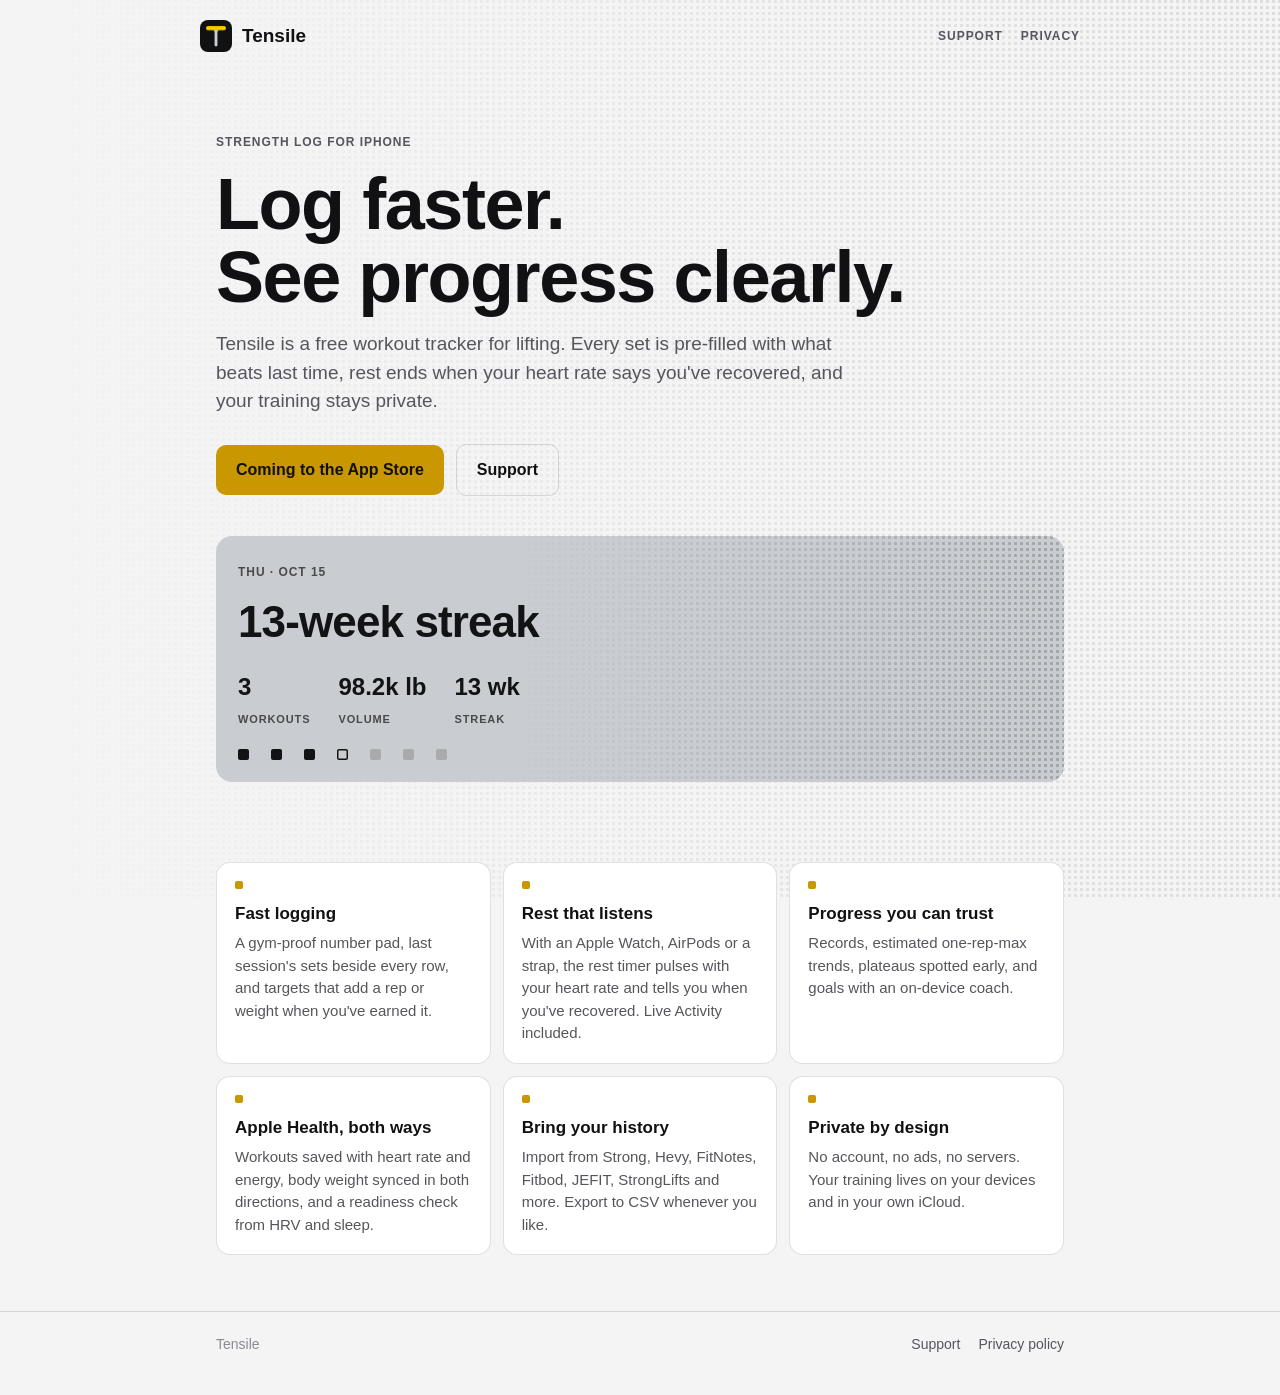
<file: index.html>
<!doctype html>
<html lang="en">
<head>
<meta charset="utf-8">
<meta name="viewport" content="width=device-width, initial-scale=1">
<title>Tensile — a free strength log for iPhone</title>
<meta name="description" content="Tensile is a free strength-training log for iPhone: fast set logging, a heart-rate-aware rest timer, honest progress, Apple Health, and no account.">
<link rel="icon" href="/favicon.png">
<link rel="apple-touch-icon" href="/apple-touch-icon.png">
<link rel="stylesheet" href="/style.css">
</head>
<body>
<header class="wrap top">
  <a class="brand" href="/"><img src="/icon.png" alt="">Tensile</a>
  <nav class="nav"><a href="/support/">Support</a><a href="/privacy/">Privacy</a></nav>
</header>

<main class="wrap">
  <section class="hero">
    <span class="eyebrow">Strength log for iPhone</span>
    <h1>Log faster.<br>See progress clearly.</h1>
    <p>Tensile is a free workout tracker for lifting. Every set is pre-filled with what beats last time, rest ends when your heart rate says you've recovered, and your training stays private.</p>
    <div class="actions">
      <span class="button" aria-disabled="true">Coming to the App Store</span>
      <a class="button ghost" href="/support/">Support</a>
    </div>
    <div class="chrome" aria-hidden="true">
      <span class="eyebrow">Thu · Oct 15</span>
      <div class="big">13-week streak</div>
      <div class="stats">
        <div><b>3</b><span>Workouts</span></div>
        <div><b>98.2k lb</b><span>Volume</span></div>
        <div><b>13 wk</b><span>Streak</span></div>
      </div>
      <div class="days"><i class="on"></i><i class="on"></i><i class="on"></i><i class="today"></i><i></i><i></i><i></i></div>
    </div>
  </section>

  <section class="grid" aria-label="Features">
    <div class="card"><span class="mark"></span><h3>Fast logging</h3><p>A gym-proof number pad, last session's sets beside every row, and targets that add a rep or weight when you've earned it.</p></div>
    <div class="card"><span class="mark"></span><h3>Rest that listens</h3><p>With an Apple Watch, AirPods or a strap, the rest timer pulses with your heart rate and tells you when you've recovered. Live Activity included.</p></div>
    <div class="card"><span class="mark"></span><h3>Progress you can trust</h3><p>Records, estimated one-rep-max trends, plateaus spotted early, and goals with an on-device coach.</p></div>
    <div class="card"><span class="mark"></span><h3>Apple Health, both ways</h3><p>Workouts saved with heart rate and energy, body weight synced in both directions, and a readiness check from HRV and sleep.</p></div>
    <div class="card"><span class="mark"></span><h3>Bring your history</h3><p>Import from Strong, Hevy, FitNotes, Fitbod, JEFIT, StrongLifts and more. Export to CSV whenever you like.</p></div>
    <div class="card"><span class="mark"></span><h3>Private by design</h3><p>No account, no ads, no servers. Your training lives on your devices and in your own iCloud.</p></div>
  </section>
</main>

<footer>
  <div class="wrap">
    <span>Tensile</span>
    <nav><a href="/support/">Support</a><a href="/privacy/">Privacy policy</a></nav>
  </div>
</footer>
</body>
</html>
</file>
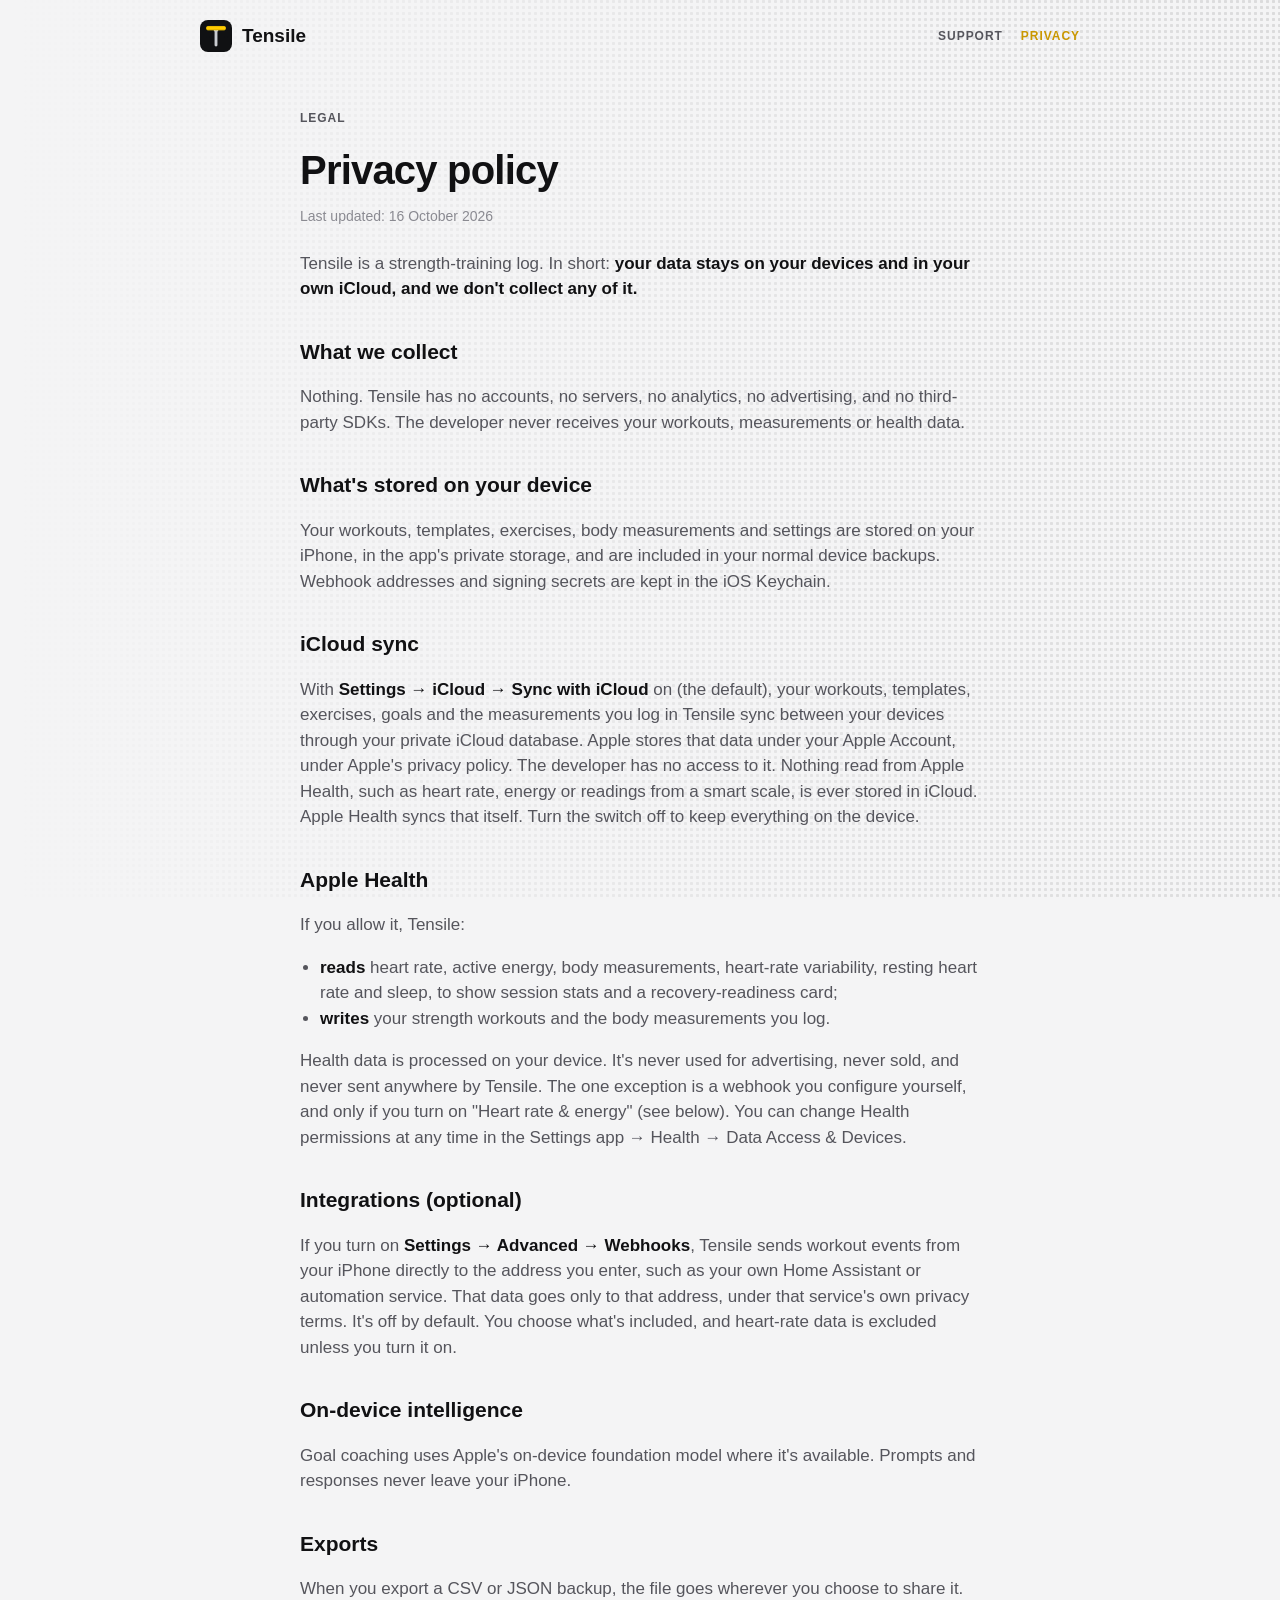
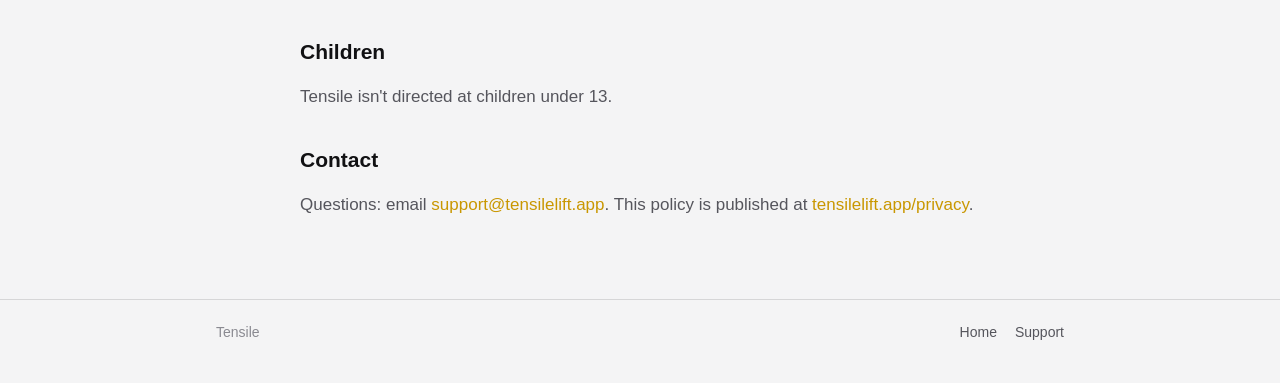
<file: privacy/index.html>
<!doctype html>
<html lang="en">
<head>
<meta charset="utf-8">
<meta name="viewport" content="width=device-width, initial-scale=1">
<title>Privacy policy — Tensile</title>
<meta name="description" content="Tensile collects nothing: no accounts, no servers, no analytics. Your training stays on your devices and in your own iCloud.">
<link rel="icon" href="/favicon.png">
<link rel="apple-touch-icon" href="/apple-touch-icon.png">
<link rel="stylesheet" href="/style.css">
</head>
<body>
<header class="wrap top">
  <a class="brand" href="/"><img src="/icon.png" alt="">Tensile</a>
  <nav class="nav"><a href="/support/">Support</a><a href="/privacy/" aria-current="page">Privacy</a></nav>
</header>

<main class="wrap doc">
  <span class="eyebrow">Legal</span>
  <h1>Privacy policy</h1>
  <p class="updated">Last updated: 16 October 2026</p>
  <p>Tensile is a strength-training log. In short: <strong>your data stays on your devices and in your own iCloud, and we don't collect any of it.</strong></p>
  <h2>What we collect</h2>
  <p>Nothing. Tensile has no accounts, no servers, no analytics, no advertising, and no third-party SDKs. The developer never receives your workouts, measurements or health data.</p>
  <h2>What's stored on your device</h2>
  <p>Your workouts, templates, exercises, body measurements and settings are stored on your iPhone, in the app's private storage, and are included in your normal device backups. Webhook addresses and signing secrets are kept in the iOS Keychain.</p>
  <h2>iCloud sync</h2>
  <p>With <strong>Settings → iCloud → Sync with iCloud</strong> on (the default), your workouts, templates, exercises, goals and the measurements you log in Tensile sync between your devices through your private iCloud database. Apple stores that data under your Apple Account, under Apple's privacy policy. The developer has no access to it. Nothing read from Apple Health, such as heart rate, energy or readings from a smart scale, is ever stored in iCloud. Apple Health syncs that itself. Turn the switch off to keep everything on the device.</p>
  <h2>Apple Health</h2>
  <p>If you allow it, Tensile:</p>
  <ul><li><strong>reads</strong> heart rate, active energy, body measurements, heart-rate variability, resting heart rate and sleep, to show session stats and a recovery-readiness card;</li><li><strong>writes</strong> your strength workouts and the body measurements you log.</li></ul>
  <p>Health data is processed on your device. It's never used for advertising, never sold, and never sent anywhere by Tensile. The one exception is a webhook you configure yourself, and only if you turn on "Heart rate &amp; energy" (see below). You can change Health permissions at any time in the Settings app → Health → Data Access &amp; Devices.</p>
  <h2>Integrations (optional)</h2>
  <p>If you turn on <strong>Settings → Advanced → Webhooks</strong>, Tensile sends workout events from your iPhone directly to the address you enter, such as your own Home Assistant or automation service. That data goes only to that address, under that service's own privacy terms. It's off by default. You choose what's included, and heart-rate data is excluded unless you turn it on.</p>
  <h2>On-device intelligence</h2>
  <p>Goal coaching uses Apple's on-device foundation model where it's available. Prompts and responses never leave your iPhone.</p>
  <h2>Exports</h2>
  <p>When you export a CSV or JSON backup, the file goes wherever you choose to share it.</p>
  <h2>Children</h2>
  <p>Tensile isn't directed at children under 13.</p>
  <h2>Contact</h2>
  <p>Questions: email <a href="mailto:support@tensilelift.app">support@tensilelift.app</a>. This policy is published at <a href="https://tensilelift.app/privacy/">tensilelift.app/privacy</a>.</p>
</main>

<footer>
  <div class="wrap">
    <span>Tensile</span>
    <nav><a href="/">Home</a><a href="/support/">Support</a></nav>
  </div>
</footer>
</body>
</html>
</file>
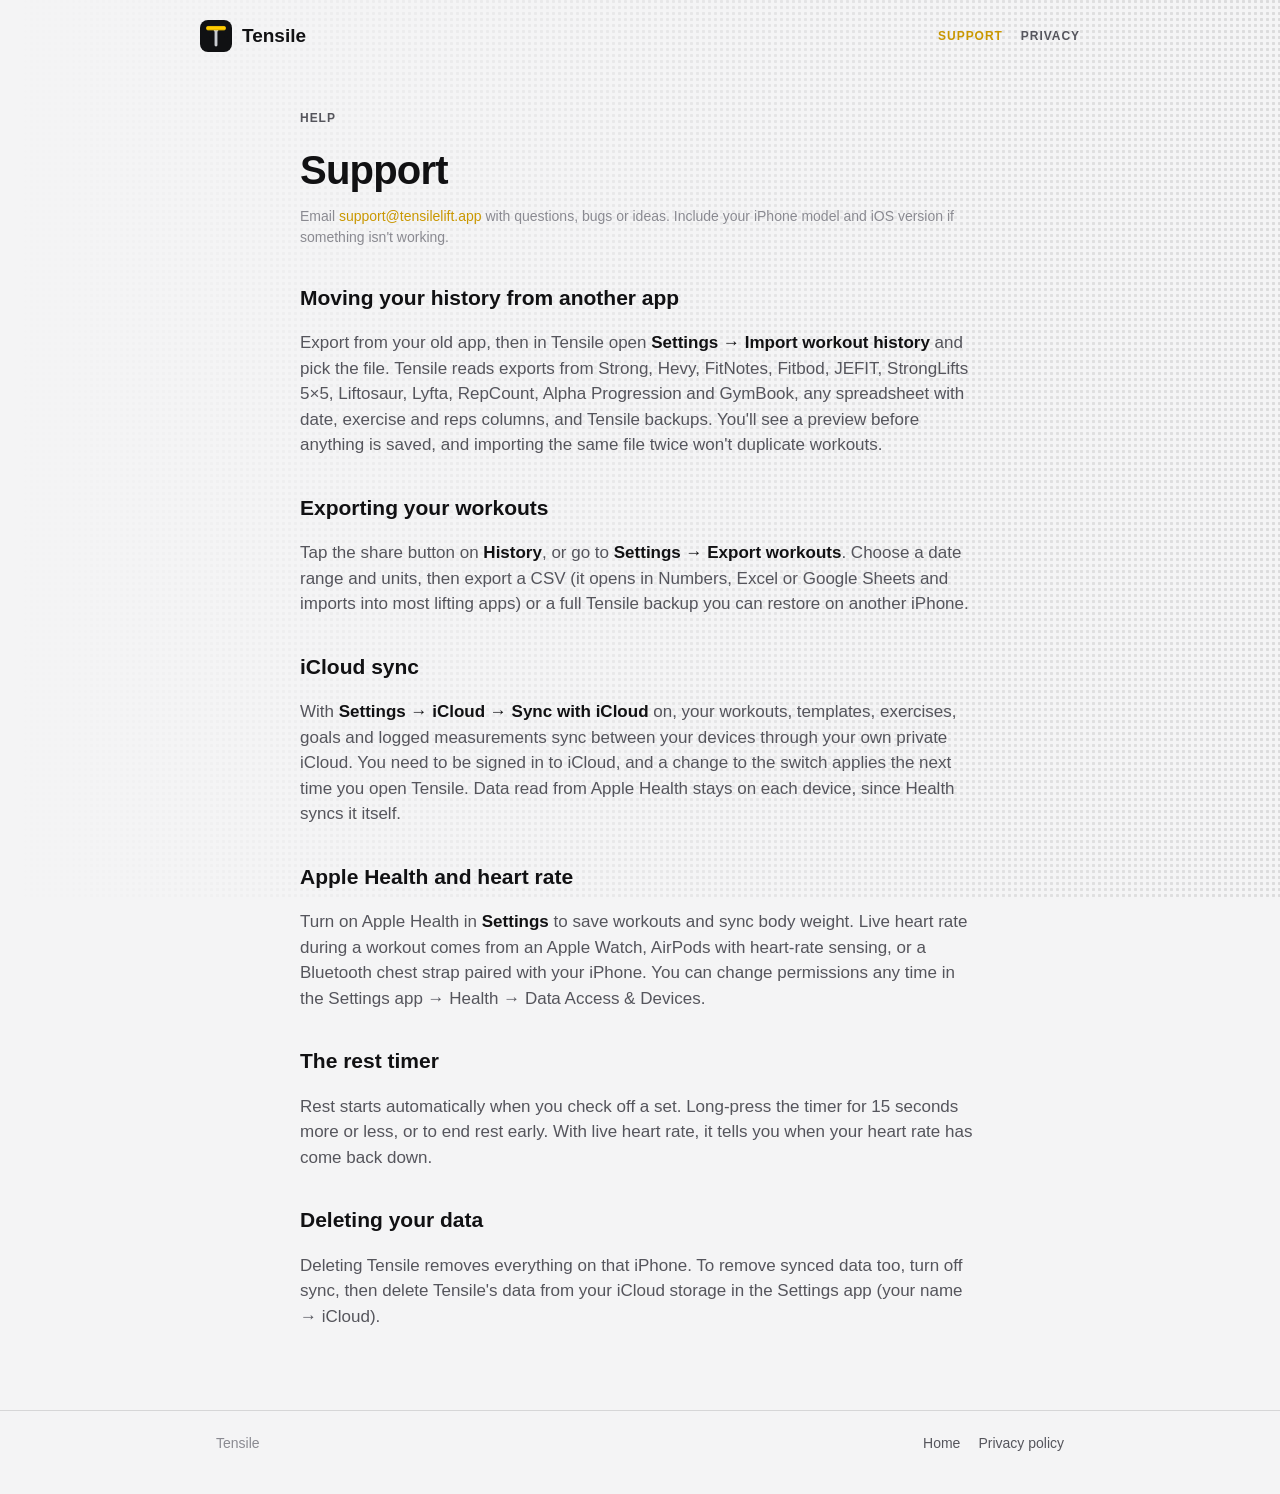
<file: support/index.html>
<!doctype html>
<html lang="en">
<head>
<meta charset="utf-8">
<meta name="viewport" content="width=device-width, initial-scale=1">
<title>Support — Tensile</title>
<meta name="description" content="Help with Tensile: importing and exporting workouts, iCloud sync, Apple Health and the rest timer, and how to get in touch.">
<link rel="icon" href="/favicon.png">
<link rel="apple-touch-icon" href="/apple-touch-icon.png">
<link rel="stylesheet" href="/style.css">
</head>
<body>
<header class="wrap top">
  <a class="brand" href="/"><img src="/icon.png" alt="">Tensile</a>
  <nav class="nav"><a href="/support/" aria-current="page">Support</a><a href="/privacy/">Privacy</a></nav>
</header>

<main class="wrap doc">
  <span class="eyebrow">Help</span>
  <h1>Support</h1>
  <p class="updated">Email <a href="mailto:support@tensilelift.app">support@tensilelift.app</a> with questions, bugs or ideas. Include your iPhone model and iOS version if something isn't working.</p>

  <h2>Moving your history from another app</h2>
  <p>Export from your old app, then in Tensile open <strong>Settings → Import workout history</strong> and pick the file. Tensile reads exports from Strong, Hevy, FitNotes, Fitbod, JEFIT, StrongLifts 5×5, Liftosaur, Lyfta, RepCount, Alpha Progression and GymBook, any spreadsheet with date, exercise and reps columns, and Tensile backups. You'll see a preview before anything is saved, and importing the same file twice won't duplicate workouts.</p>

  <h2>Exporting your workouts</h2>
  <p>Tap the share button on <strong>History</strong>, or go to <strong>Settings → Export workouts</strong>. Choose a date range and units, then export a CSV (it opens in Numbers, Excel or Google Sheets and imports into most lifting apps) or a full Tensile backup you can restore on another iPhone.</p>

  <h2>iCloud sync</h2>
  <p>With <strong>Settings → iCloud → Sync with iCloud</strong> on, your workouts, templates, exercises, goals and logged measurements sync between your devices through your own private iCloud. You need to be signed in to iCloud, and a change to the switch applies the next time you open Tensile. Data read from Apple Health stays on each device, since Health syncs it itself.</p>

  <h2>Apple Health and heart rate</h2>
  <p>Turn on Apple Health in <strong>Settings</strong> to save workouts and sync body weight. Live heart rate during a workout comes from an Apple Watch, AirPods with heart-rate sensing, or a Bluetooth chest strap paired with your iPhone. You can change permissions any time in the Settings app → Health → Data Access &amp; Devices.</p>

  <h2>The rest timer</h2>
  <p>Rest starts automatically when you check off a set. Long-press the timer for 15 seconds more or less, or to end rest early. With live heart rate, it tells you when your heart rate has come back down.</p>

  <h2>Deleting your data</h2>
  <p>Deleting Tensile removes everything on that iPhone. To remove synced data too, turn off sync, then delete Tensile's data from your iCloud storage in the Settings app (your name → iCloud).</p>
</main>

<footer>
  <div class="wrap">
    <span>Tensile</span>
    <nav><a href="/">Home</a><a href="/privacy/">Privacy policy</a></nav>
  </div>
</footer>
</body>
</html>
</file>
<file: style.css>
/* tensilelift.app: the app's look on the web. Rubber black, chrome silver, safety yellow,
   Refinish's square dot matrix fading in from the left. System fonts: the app's Söhne and Lost
   are trial cuts and aren't licensed for the web. */
:root {
  --canvas: #0a0a0b;
  --surface: #121214;
  --ink: #f2f2f3;
  --ink-dim: #a1a1a8;
  --ink-faint: #6c6c73;
  --hairline: rgba(255, 255, 255, 0.12);
  --accent: #ffcc00;
  --on-accent: #111111;
  --silver: #c9ccd1;
  --silver-ink: #121314;
  --dot: rgba(255, 255, 255, 0.11);
  --radius: 14px;
  color-scheme: dark;
}
@media (prefers-color-scheme: light) {
  :root {
    --canvas: #f4f4f5;
    --surface: #ffffff;
    --ink: #111113;
    --ink-dim: #55555c;
    --ink-faint: #8a8a91;
    --hairline: rgba(0, 0, 0, 0.12);
    --accent: #c99700;
    --dot: rgba(0, 0, 0, 0.1);
    color-scheme: light;
  }
}

* { box-sizing: border-box; }
html { -webkit-text-size-adjust: 100%; }
body {
  margin: 0;
  background: var(--canvas);
  color: var(--ink);
  font: 17px/1.5 -apple-system, BlinkMacSystemFont, "SF Pro Text", "Helvetica Neue", Arial, sans-serif;
  -webkit-font-smoothing: antialiased;
}
/* The dot matrix: 3px rounded squares on a 6px cell, transparent at the left edge. */
body::before {
  content: "";
  position: fixed;
  inset: 0;
  z-index: -1;
  pointer-events: none;
  background-color: var(--dot);
  -webkit-mask: url("data:image/svg+xml,%3Csvg xmlns='http://www.w3.org/2000/svg' width='6' height='6'%3E%3Crect width='3' height='3' rx='0.75'/%3E%3C/svg%3E") 0 0 / 6px 6px,
                linear-gradient(to right, transparent, #000);
  -webkit-mask-composite: source-in;
  mask: url("data:image/svg+xml,%3Csvg xmlns='http://www.w3.org/2000/svg' width='6' height='6'%3E%3Crect width='3' height='3' rx='0.75'/%3E%3C/svg%3E") 0 0 / 6px 6px,
        linear-gradient(to right, transparent, #000);
  mask-composite: intersect;
}

a { color: var(--accent); text-decoration: none; }
a:hover { text-decoration: underline; }
.wrap { max-width: 880px; margin: 0 auto; padding: 0 16px; }

/* Header */
.top { display: flex; align-items: center; justify-content: space-between; padding: 20px 0; }
.brand { display: flex; align-items: center; gap: 10px; color: var(--ink); font-weight: 600; font-size: 19px; }
.brand:hover { text-decoration: none; }
.brand img { width: 32px; height: 32px; border-radius: 8px; }
.nav { display: flex; gap: 18px; }
.nav a, .eyebrow {
  color: var(--ink-dim);
  font-size: 12px;
  font-weight: 600;
  letter-spacing: 0.08em;
  text-transform: uppercase;
}
.nav a[aria-current="page"] { color: var(--accent); }

/* Hero */
.hero { padding: 56px 0 40px; }
.hero h1 { font-size: clamp(40px, 9vw, 72px); line-height: 1.02; letter-spacing: -0.02em; margin: 14px 0 16px; font-weight: 600; }
.hero p { font-size: 19px; color: var(--ink-dim); max-width: 34em; margin: 0 0 28px; }
.actions { display: flex; flex-wrap: wrap; gap: 12px; align-items: center; }
.button {
  display: inline-flex; align-items: center; gap: 8px;
  background: var(--accent); color: var(--on-accent);
  font-weight: 600; font-size: 16px;
  padding: 13px 20px; border-radius: 10px;
}
.button:hover { text-decoration: none; filter: brightness(1.05); }
.button.ghost { background: transparent; color: var(--ink); border: 1px solid var(--hairline); }
.note { color: var(--ink-faint); font-size: 14px; }

/* The chrome card from the app's Today screen. */
.chrome {
  margin: 40px 0 8px;
  background: var(--silver);
  color: var(--silver-ink);
  border-radius: calc(var(--radius) + 2px);
  padding: 22px;
  position: relative;
  overflow: hidden;
}
.chrome::after {
  content: "";
  position: absolute; inset: 0;
  background-color: rgba(18, 19, 20, 0.22);
  -webkit-mask: url("data:image/svg+xml,%3Csvg xmlns='http://www.w3.org/2000/svg' width='6' height='6'%3E%3Crect width='3' height='3' rx='0.75'/%3E%3C/svg%3E") 0 0 / 6px 6px,
                linear-gradient(to right, transparent 35%, #000);
  -webkit-mask-composite: source-in;
  mask: url("data:image/svg+xml,%3Csvg xmlns='http://www.w3.org/2000/svg' width='6' height='6'%3E%3Crect width='3' height='3' rx='0.75'/%3E%3C/svg%3E") 0 0 / 6px 6px,
        linear-gradient(to right, transparent 35%, #000);
  mask-composite: intersect;
  pointer-events: none;
}
.chrome > * { position: relative; z-index: 1; }
.chrome .eyebrow { color: rgba(18, 19, 20, 0.7); }
.chrome .big { font-size: clamp(30px, 6vw, 44px); font-weight: 600; letter-spacing: -0.02em; margin: 6px 0 14px; }
.stats { display: flex; gap: 28px; flex-wrap: wrap; }
.stats b { display: block; font-size: 24px; font-weight: 600; font-variant-numeric: tabular-nums; }
.stats span { font-size: 11px; font-weight: 600; letter-spacing: 0.08em; text-transform: uppercase; opacity: 0.7; }
.days { display: flex; gap: 22px; margin-top: 18px; }
.days i { width: 11px; height: 11px; border-radius: 2px; background: rgba(18, 19, 20, 0.18); display: block; }
.days i.on { background: var(--silver-ink); }
.days i.today { background: transparent; box-shadow: inset 0 0 0 1.5px var(--silver-ink); }

/* Cards */
.grid { display: grid; grid-template-columns: repeat(auto-fill, minmax(250px, 1fr)); gap: 12px; margin: 32px 0 56px; }
.card {
  background: var(--surface);
  border: 1px solid var(--hairline);
  border-radius: var(--radius);
  padding: 18px;
}
.card h3 { margin: 0 0 6px; font-size: 17px; font-weight: 600; }
.card p { margin: 0; color: var(--ink-dim); font-size: 15px; }
.card .mark { width: 8px; height: 8px; border-radius: 2px; background: var(--accent); display: block; margin-bottom: 12px; }

/* Long-form pages */
.doc { padding: 32px 0 64px; max-width: 680px; }
.doc h1 { font-size: 40px; font-weight: 600; letter-spacing: -0.02em; margin: 10px 0 6px; }
.doc h2 { font-size: 21px; font-weight: 600; margin: 34px 0 8px; }
.doc p, .doc li { color: var(--ink-dim); }
.doc strong { color: var(--ink); }
.doc ul { padding-left: 20px; }
.doc .updated { color: var(--ink-faint); font-size: 14px; margin: 0 0 24px; }
.doc .card { margin: 12px 0; }

footer { border-top: 1px solid var(--hairline); padding: 22px 0 40px; color: var(--ink-faint); font-size: 14px; }
footer .wrap { display: flex; justify-content: space-between; gap: 16px; flex-wrap: wrap; }
footer nav { display: flex; gap: 18px; }
footer a { color: var(--ink-dim); }

@media (max-width: 520px) {
  .hero { padding-top: 32px; }
  .days { gap: 14px; }
  .nav { gap: 14px; }
}
</file>
